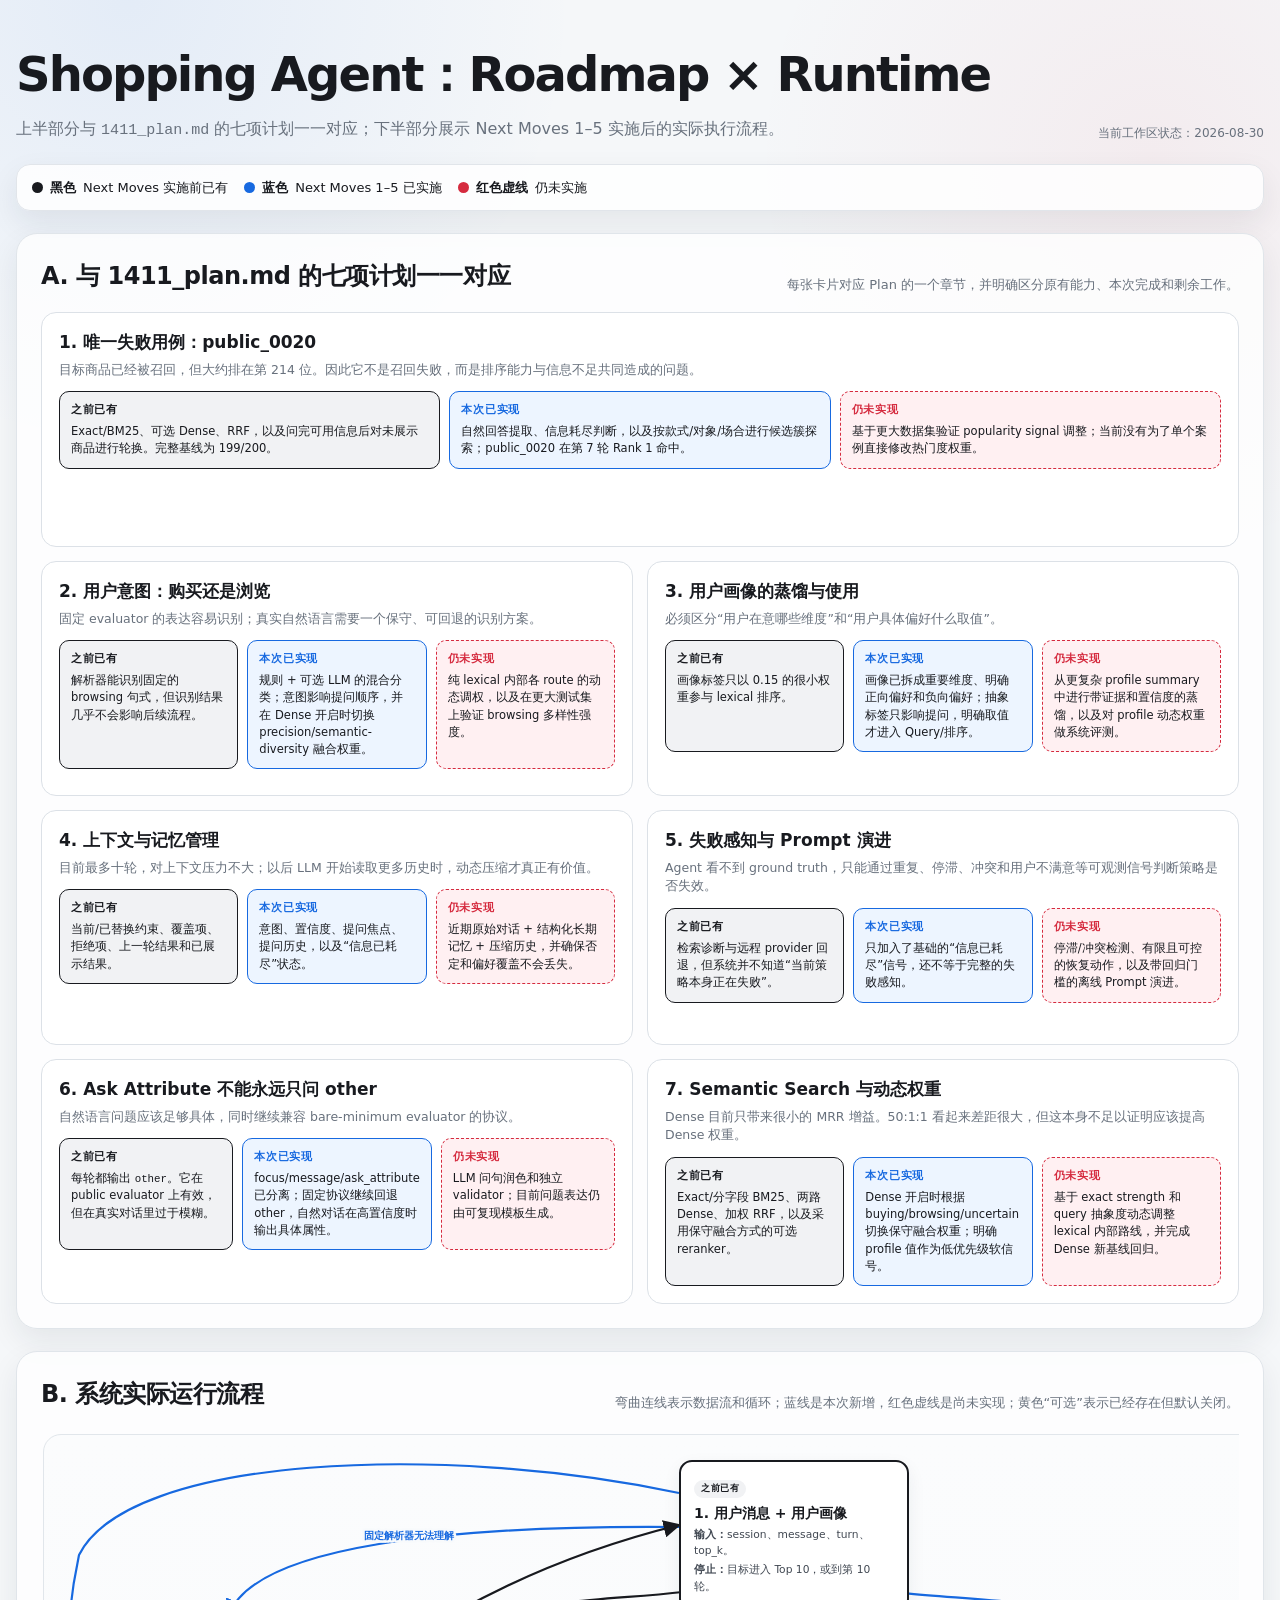
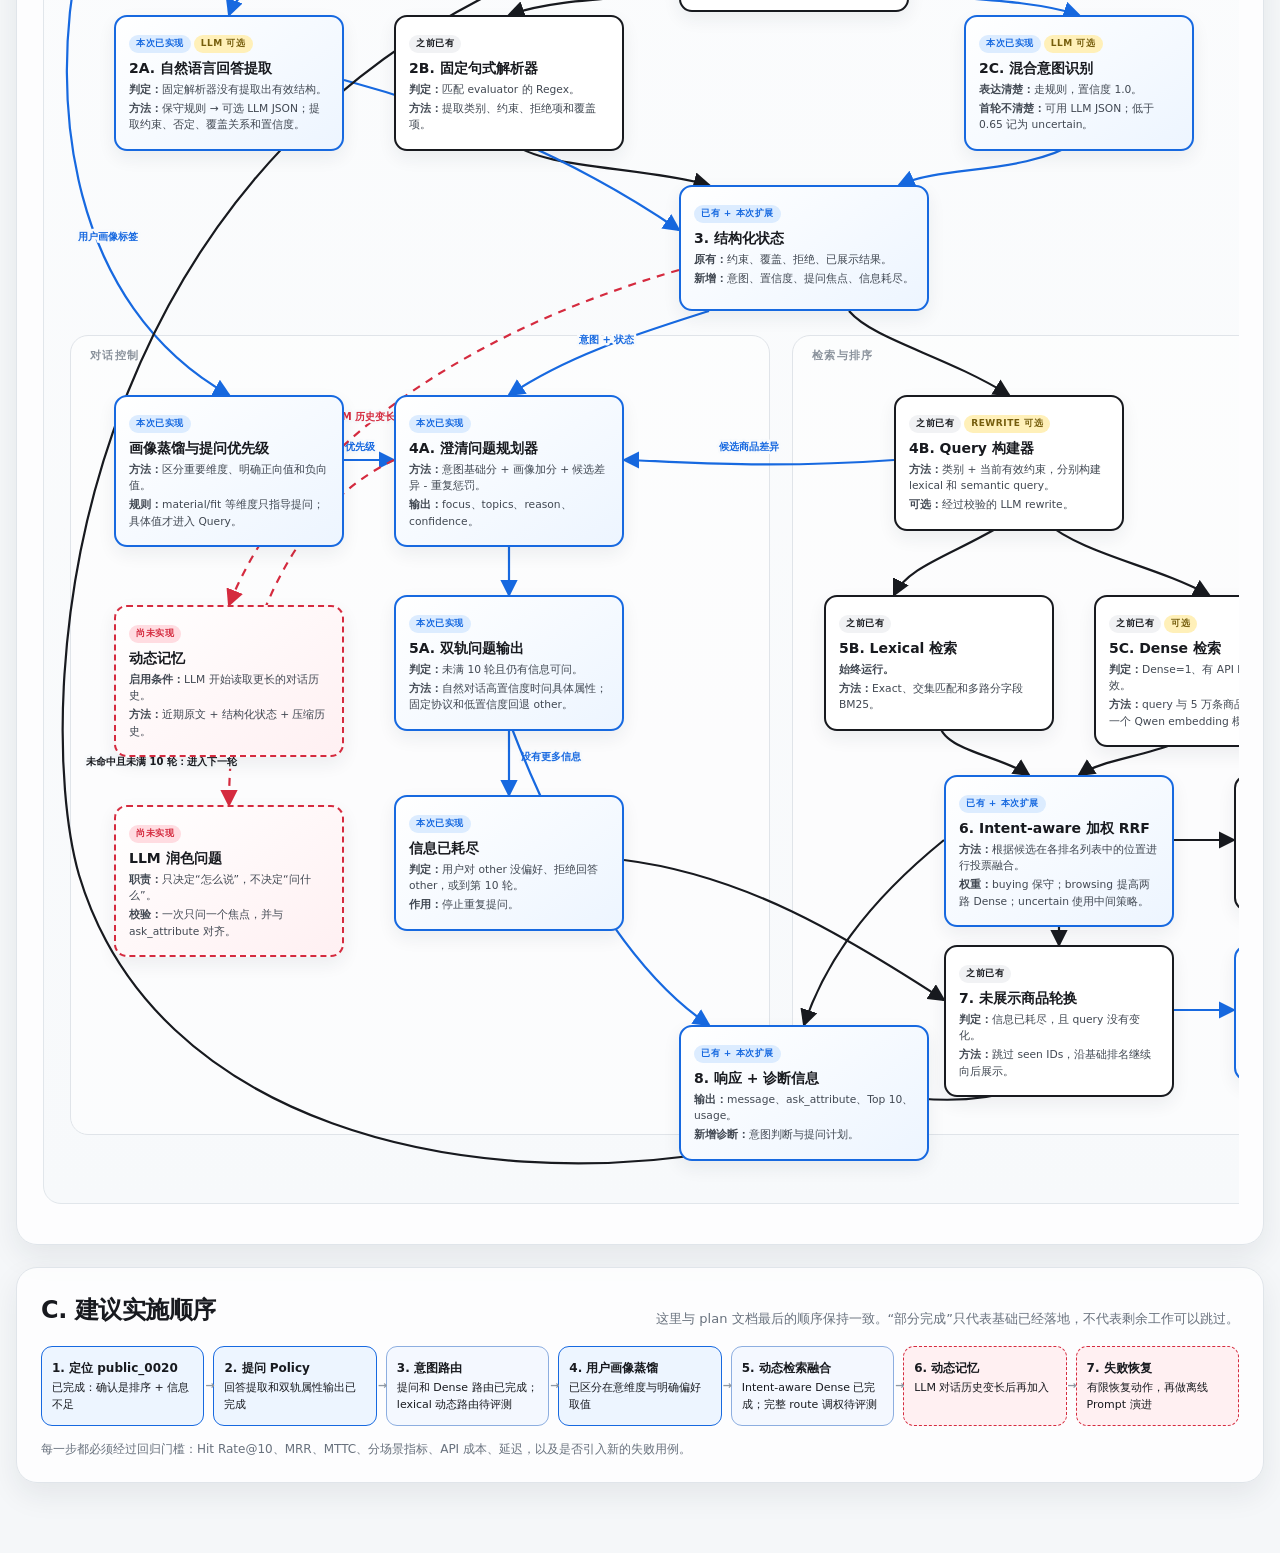
<file: docs/system_flow.html>
<!doctype html>
<html lang="zh-CN">
<head>
  <meta charset="utf-8">
  <meta name="viewport" content="width=device-width, initial-scale=1">
  <title>TechJam Shopping Agent - 计划与运行流程</title>
  <style>
    :root {
      --black:#181a1f; --black-bg:#f1f2f4; --blue:#1769e0; --blue-bg:#edf5ff;
      --red:#d52b3f; --red-bg:#fff0f2; --muted:#68717d; --line:#dce1e7;
      --paper:#f5f7f9; --white:#fff; --shadow:0 12px 30px rgba(29,39,53,.08);
    }
    * { box-sizing:border-box; }
    body { margin:0; color:var(--black); background:radial-gradient(circle at 10% 0,rgba(23,105,224,.08),transparent 28rem),radial-gradient(circle at 90% 5%,rgba(213,43,63,.055),transparent 25rem),var(--paper); font-family:Inter,ui-sans-serif,system-ui,-apple-system,"Segoe UI",sans-serif; line-height:1.5; }
    .page { width:min(1540px,calc(100% - 32px)); margin:auto; padding:38px 0 70px; }
    header { display:flex; align-items:end; justify-content:space-between; gap:28px; margin-bottom:22px; }
    h1 { margin:0 0 7px; font-size:clamp(29px,4vw,48px); letter-spacing:-.04em; }
    header p { margin:0; color:var(--muted); max-width:900px; }
    .stamp { color:var(--muted); font-size:12px; white-space:nowrap; }
    .legend { display:flex; flex-wrap:wrap; gap:16px; padding:13px 15px; margin-bottom:22px; background:rgba(255,255,255,.84); border:1px solid #e1e5ea; border-radius:14px; box-shadow:var(--shadow); }
    .legend span { display:flex; align-items:center; gap:7px; font-size:13px; }
    .dot { width:11px; height:11px; border-radius:50%; }
    .dot.old { background:var(--black); } .dot.new { background:var(--blue); } .dot.todo { background:var(--red); }
    .section { margin-top:22px; padding:24px; background:rgba(255,255,255,.79); border:1px solid #e0e5ea; border-radius:21px; box-shadow:var(--shadow); }
    .section-head { display:flex; justify-content:space-between; align-items:end; gap:20px; margin-bottom:18px; }
    .section-head h2 { margin:0; font-size:24px; letter-spacing:-.02em; }
    .section-head p { max-width:720px; margin:0; color:var(--muted); font-size:13px; text-align:right; }
    .roadmap { display:grid; grid-template-columns:repeat(2,minmax(0,1fr)); gap:14px; }
    .road-card { padding:17px; min-height:235px; background:var(--white); border:1px solid var(--line); border-radius:15px; }
    .road-card.wide { grid-column:1/-1; }
    .road-card h3 { margin:0 0 5px; font-size:17px; }
    .road-card > p { margin:0 0 12px; color:var(--muted); font-size:12.5px; }
    .states { display:grid; grid-template-columns:repeat(3,1fr); gap:9px; }
    .state { padding:10px 11px; border:1.5px solid; border-radius:10px; }
    .state h4 { margin:0 0 5px; font-size:10.5px; letter-spacing:.07em; text-transform:uppercase; }
    .state p { margin:0; font-size:11.5px; }
    .state.old { border-color:var(--black); background:var(--black-bg); }
    .state.new { border-color:var(--blue); background:var(--blue-bg); } .state.new h4 { color:var(--blue); }
    .state.todo { border-color:var(--red); border-style:dashed; background:var(--red-bg); } .state.todo h4 { color:var(--red); }
    .flow-scroll { overflow-x:auto; padding:4px 2px 16px; }
    .canvas { position:relative; width:1500px; height:1370px; margin:auto; overflow:hidden; background:linear-gradient(180deg,#fbfcfd,#f7f9fb); border:1px solid #e1e6eb; border-radius:18px; }
    .lane { position:absolute; top:500px; height:800px; border:1px solid #e0e4e9; border-radius:18px; background:rgba(255,255,255,.56); }
    .lane.dialogue { left:26px; width:700px; } .lane.retrieval { left:748px; width:725px; }
    .lane-title { position:absolute; top:513px; color:#89919b; font-size:11px; font-weight:800; letter-spacing:.12em; text-transform:uppercase; }
    .lane-title.dialogue { left:46px; } .lane-title.retrieval { left:768px; }
    svg.wires { position:absolute; inset:0; z-index:1; width:1500px; height:1370px; pointer-events:none; }
    .wire { fill:none; stroke-width:2.2; } .wire.old { stroke:var(--black); } .wire.new { stroke:var(--blue); } .wire.todo { stroke:var(--red); stroke-dasharray:8 7; }
    .wire-label { font:700 10px Inter,system-ui,sans-serif; paint-order:stroke; stroke:#f8fafc; stroke-width:5px; stroke-linejoin:round; }
    .wire-label.old { fill:var(--black); } .wire-label.new { fill:var(--blue); } .wire-label.todo { fill:var(--red); }
    .node { position:absolute; z-index:2; width:230px; min-height:126px; padding:12px 13px; background:var(--white); border:2px solid var(--black); border-radius:13px; box-shadow:0 7px 18px rgba(31,40,54,.07); }
    .node.new { border-color:var(--blue); background:linear-gradient(145deg,#fff,var(--blue-bg)); }
    .node.todo { border-color:var(--red); border-style:dashed; background:linear-gradient(145deg,#fff,var(--red-bg)); }
    .node h3 { margin:0 0 6px; font-size:14px; line-height:1.2; }
    .node p { margin:3px 0; color:#414852; font-size:10.7px; }
    .tag { display:inline-block; margin:0 3px 7px 0; padding:2px 7px; border-radius:99px; background:var(--black-bg); font-size:9px; font-weight:800; letter-spacing:.06em; text-transform:uppercase; }
    .new .tag { color:var(--blue); background:#dcecff; } .todo .tag { color:var(--red); background:#ffdce1; }
    .tag.optional { color:#755d0d!important; background:#fff0b9!important; }
    .input { left:635px; top:25px; } .natural { left:70px; top:180px; } .parser { left:350px; top:180px; } .intent { left:920px; top:180px; }
    .state-node { left:635px; top:350px; width:250px; } .profile { left:70px; top:560px; } .planner { left:350px; top:560px; }
    .memory { left:70px; top:770px; } .template { left:350px; top:760px; } .wording { left:70px; top:970px; } .exhausted { left:350px; top:960px; }
    .query { left:850px; top:560px; } .failure { left:1210px; top:560px; } .lexical { left:780px; top:760px; } .dense { left:1050px; top:760px; }
    .rrf { left:900px; top:940px; } .reranker { left:1190px; top:940px; } .rotation { left:900px; top:1110px; } .cluster { left:1190px; top:1110px; }
    .response { left:635px; top:1190px; width:250px; }
    .order { display:grid; grid-template-columns:repeat(7,1fr); gap:9px; }
    .order-step { position:relative; padding:12px 10px; background:#fff; border:1px solid var(--line); border-radius:11px; font-size:11px; }
    .order-step b { display:block; margin-bottom:3px; font-size:12px; }
    .order-step:not(:last-child)::after { content:"\2192"; position:absolute; right:-11px; top:50%; z-index:2; transform:translateY(-50%); color:#8f98a3; font-weight:800; }
    .order-step.done { border-color:var(--blue); background:var(--blue-bg); } .order-step.partial { border-color:#8daee0; background:#f4f8ff; }
    .order-step.future { border-color:var(--red); border-style:dashed; background:var(--red-bg); }
    .foot { margin:14px 0 0; color:var(--muted); font-size:12px; } code { font-family:"SFMono-Regular",Consolas,monospace; font-size:.94em; }
    @media(max-width:900px){header,.section-head{display:block}.stamp{margin-top:8px}.section-head p{margin-top:5px;text-align:left}.roadmap{grid-template-columns:1fr}.road-card.wide{grid-column:auto}.states{grid-template-columns:1fr}.order{grid-template-columns:1fr}.order-step:not(:last-child)::after{content:"\2193";right:auto;left:50%;top:auto;bottom:-15px}.page{width:calc(100% - 18px)}.section{padding:14px}}
    @media print{body{background:#fff}.page{width:100%;padding:0}.section,.legend{box-shadow:none}.flow-scroll{overflow:visible;transform:scale(.72);transform-origin:top left;height:990px}}
  </style>
</head>
<body>
<main class="page">
  <header>
    <div><h1>Shopping Agent：Roadmap × Runtime</h1><p>上半部分与 <code>1411_plan.md</code> 的七项计划一一对应；下半部分展示 Next Moves 1–5 实施后的实际执行流程。</p></div>
    <div class="stamp">当前工作区状态：2026-08-30</div>
  </header>
  <div class="legend"><span><i class="dot old"></i><b>黑色</b> Next Moves 实施前已有</span><span><i class="dot new"></i><b>蓝色</b> Next Moves 1–5 已实施</span><span><i class="dot todo"></i><b>红色虚线</b> 仍未实施</span></div>

  <section class="section">
    <div class="section-head"><h2>A. 与 1411_plan.md 的七项计划一一对应</h2><p>每张卡片对应 Plan 的一个章节，并明确区分原有能力、本次完成和剩余工作。</p></div>
    <div class="roadmap">
      <article class="road-card wide"><h3>1. 唯一失败用例：public_0020</h3><p>目标商品已经被召回，但大约排在第 214 位。因此它不是召回失败，而是排序能力与信息不足共同造成的问题。</p><div class="states"><div class="state old"><h4>之前已有</h4><p>Exact/BM25、可选 Dense、RRF，以及问完可用信息后对未展示商品进行轮换。完整基线为 199/200。</p></div><div class="state new"><h4>本次已实现</h4><p>自然回答提取、信息耗尽判断，以及按款式/对象/场合进行候选簇探索；public_0020 在第 7 轮 Rank 1 命中。</p></div><div class="state todo"><h4>仍未实现</h4><p>基于更大数据集验证 popularity signal 调整；当前没有为了单个案例直接修改热门度权重。</p></div></div></article>
      <article class="road-card"><h3>2. 用户意图：购买还是浏览</h3><p>固定 evaluator 的表达容易识别；真实自然语言需要一个保守、可回退的识别方案。</p><div class="states"><div class="state old"><h4>之前已有</h4><p>解析器能识别固定的 browsing 句式，但识别结果几乎不会影响后续流程。</p></div><div class="state new"><h4>本次已实现</h4><p>规则 + 可选 LLM 的混合分类；意图影响提问顺序，并在 Dense 开启时切换 precision/semantic-diversity 融合权重。</p></div><div class="state todo"><h4>仍未实现</h4><p>纯 lexical 内部各 route 的动态调权，以及在更大测试集上验证 browsing 多样性强度。</p></div></div></article>
      <article class="road-card"><h3>3. 用户画像的蒸馏与使用</h3><p>必须区分“用户在意哪些维度”和“用户具体偏好什么取值”。</p><div class="states"><div class="state old"><h4>之前已有</h4><p>画像标签只以 0.15 的很小权重参与 lexical 排序。</p></div><div class="state new"><h4>本次已实现</h4><p>画像已拆成重要维度、明确正向偏好和负向偏好；抽象标签只影响提问，明确取值才进入 Query/排序。</p></div><div class="state todo"><h4>仍未实现</h4><p>从更复杂 profile summary 中进行带证据和置信度的蒸馏，以及对 profile 动态权重做系统评测。</p></div></div></article>
      <article class="road-card"><h3>4. 上下文与记忆管理</h3><p>目前最多十轮，对上下文压力不大；以后 LLM 开始读取更多历史时，动态压缩才真正有价值。</p><div class="states"><div class="state old"><h4>之前已有</h4><p>当前/已替换约束、覆盖项、拒绝项、上一轮结果和已展示结果。</p></div><div class="state new"><h4>本次已实现</h4><p>意图、置信度、提问焦点、提问历史，以及“信息已耗尽”状态。</p></div><div class="state todo"><h4>仍未实现</h4><p>近期原始对话 + 结构化长期记忆 + 压缩历史，并确保否定和偏好覆盖不会丢失。</p></div></div></article>
      <article class="road-card"><h3>5. 失败感知与 Prompt 演进</h3><p>Agent 看不到 ground truth，只能通过重复、停滞、冲突和用户不满意等可观测信号判断策略是否失效。</p><div class="states"><div class="state old"><h4>之前已有</h4><p>检索诊断与远程 provider 回退，但系统并不知道“当前策略本身正在失败”。</p></div><div class="state new"><h4>本次已实现</h4><p>只加入了基础的“信息已耗尽”信号，还不等于完整的失败感知。</p></div><div class="state todo"><h4>仍未实现</h4><p>停滞/冲突检测、有限且可控的恢复动作，以及带回归门槛的离线 Prompt 演进。</p></div></div></article>
      <article class="road-card"><h3>6. Ask Attribute 不能永远只问 other</h3><p>自然语言问题应该足够具体，同时继续兼容 bare-minimum evaluator 的协议。</p><div class="states"><div class="state old"><h4>之前已有</h4><p>每轮都输出 <code>other</code>。它在 public evaluator 上有效，但在真实对话里过于模糊。</p></div><div class="state new"><h4>本次已实现</h4><p>focus/message/ask_attribute 已分离；固定协议继续回退 other，自然对话在高置信度时输出具体属性。</p></div><div class="state todo"><h4>仍未实现</h4><p>LLM 问句润色和独立 validator；目前问题表达仍由可复现模板生成。</p></div></div></article>
      <article class="road-card"><h3>7. Semantic Search 与动态权重</h3><p>Dense 目前只带来很小的 MRR 增益。50:1:1 看起来差距很大，但这本身不足以证明应该提高 Dense 权重。</p><div class="states"><div class="state old"><h4>之前已有</h4><p>Exact/分字段 BM25、两路 Dense、加权 RRF，以及采用保守融合方式的可选 reranker。</p></div><div class="state new"><h4>本次已实现</h4><p>Dense 开启时根据 buying/browsing/uncertain 切换保守融合权重；明确 profile 值作为低优先级软信号。</p></div><div class="state todo"><h4>仍未实现</h4><p>基于 exact strength 和 query 抽象度动态调整 lexical 内部路线，并完成 Dense 新基线回归。</p></div></div></article>
    </div>
  </section>

  <section class="section">
    <div class="section-head"><h2>B. 系统实际运行流程</h2><p>弯曲连线表示数据流和循环；蓝线是本次新增，红色虚线是尚未实现；黄色“可选”表示已经存在但默认关闭。</p></div>
    <div class="flow-scroll"><div class="canvas">
      <div class="lane dialogue"></div><div class="lane retrieval"></div><div class="lane-title dialogue">对话控制</div><div class="lane-title retrieval">检索与排序</div>
      <svg class="wires" viewBox="0 0 1500 1370" aria-label="系统运行流程连线">
        <defs>
          <marker id="old-arrow" markerWidth="8" markerHeight="8" refX="7" refY="4" orient="auto"><path d="M0,0 L8,4 L0,8 z" fill="#181a1f"/></marker>
          <marker id="new-arrow" markerWidth="8" markerHeight="8" refX="7" refY="4" orient="auto"><path d="M0,0 L8,4 L0,8 z" fill="#1769e0"/></marker>
          <marker id="todo-arrow" markerWidth="8" markerHeight="8" refX="7" refY="4" orient="auto"><path d="M0,0 L8,4 L0,8 z" fill="#d52b3f"/></marker>
        </defs>
        <path class="wire old" marker-end="url(#old-arrow)" d="M680 151 C610 165,520 160,465 180"/>
        <path class="wire new" marker-end="url(#new-arrow)" d="M820 151 C870 165,975 160,1035 180"/>
        <path class="wire new" marker-end="url(#new-arrow)" d="M635 92 C410 90,210 110,185 180"/><text class="wire-label new" x="320" y="104">固定解析器无法理解</text>
        <path class="wire old" marker-end="url(#old-arrow)" d="M465 306 C500 335,590 330,665 350"/>
        <path class="wire new" marker-end="url(#new-arrow)" d="M1035 306 C980 340,900 330,855 350"/>
        <path class="wire new" marker-end="url(#new-arrow)" d="M300 245 C430 280,540 330,635 395"/>
        <path class="wire new" marker-end="url(#new-arrow)" d="M665 476 C590 500,525 520,465 560"/><text class="wire-label new" x="535" y="508">意图 + 状态</text>
        <path class="wire new" marker-end="url(#new-arrow)" d="M635 58 C400 8,85 20,35 120 C4 265,25 470,185 560"/><text class="wire-label new" x="34" y="405">用户画像标签</text>
        <path class="wire new" marker-end="url(#new-arrow)" d="M300 625 C320 625,330 625,350 625"/><text class="wire-label new" x="301" y="615">优先级</text>
        <path class="wire old" marker-end="url(#old-arrow)" d="M805 476 C830 505,900 520,965 560"/>
        <path class="wire new" marker-end="url(#new-arrow)" d="M850 625 C710 635,610 625,580 625"/><text class="wire-label new" x="675" y="615">候选商品差异</text>
        <path class="wire new" marker-end="url(#new-arrow)" d="M465 686 C465 715,465 735,465 760"/>
        <path class="wire todo" marker-end="url(#todo-arrow)" d="M350 625 C235 680,185 830,185 970"/>
        <path class="wire todo" marker-end="url(#todo-arrow)" d="M635 435 C410 500,245 620,185 770"/><text class="wire-label todo" x="285" y="585">LLM 历史变长后</text>
        <path class="wire old" marker-end="url(#old-arrow)" d="M965 686 C910 720,865 730,850 760"/>
        <path class="wire old" marker-end="url(#old-arrow)" d="M1000 686 C1040 720,1110 730,1165 760"/>
        <path class="wire old" marker-end="url(#old-arrow)" d="M895 886 C895 915,955 920,985 940"/>
        <path class="wire old" marker-end="url(#old-arrow)" d="M1165 886 C1135 920,1065 920,1035 940"/>
        <path class="wire old" marker-end="url(#old-arrow)" d="M1130 1005 C1150 1005,1170 1005,1190 1005"/>
        <path class="wire old" marker-end="url(#old-arrow)" d="M1015 1066 C1015 1080,1015 1095,1015 1110"/>
        <path class="wire new" marker-end="url(#new-arrow)" d="M465 886 C465 915,465 930,465 960"/><text class="wire-label new" x="477" y="925">没有更多信息</text>
        <path class="wire old" marker-end="url(#old-arrow)" d="M580 1025 C700 1040,800 1100,900 1165"/>
        <path class="wire new" marker-end="url(#new-arrow)" d="M1130 1175 C1150 1175,1170 1175,1190 1175"/>
        <path class="wire new" marker-end="url(#new-arrow)" d="M465 886 C520 1030,590 1140,665 1190"/>
        <path class="wire old" marker-end="url(#old-arrow)" d="M900 1005 C820 1070,780 1130,760 1190"/>
        <path class="wire old" marker-end="url(#old-arrow)" d="M1015 1236 C970 1265,910 1270,845 1260"/>
        <path class="wire todo" marker-end="url(#todo-arrow)" d="M1325 686 C1370 820,1380 1080,1305 1110"/>
        <path class="wire old" marker-end="url(#old-arrow)" d="M680 1316 C420 1360,110 1290,35 1040 C-15 865,15 245,635 90"/><text class="wire-label old" x="42" y="930">未命中且未满 10 轮：进入下一轮</text>
      </svg>
      <div class="node input"><span class="tag">之前已有</span><h3>1. 用户消息 + 用户画像</h3><p><strong>输入：</strong>session、message、turn、top_k。</p><p><strong>停止：</strong>目标进入 Top 10，或到第 10 轮。</p></div>
      <div class="node new natural"><span class="tag">本次已实现</span><span class="tag optional">LLM 可选</span><h3>2A. 自然语言回答提取</h3><p><strong>判定：</strong>固定解析器没有提取出有效结构。</p><p><strong>方法：</strong>保守规则 → 可选 LLM JSON；提取约束、否定、覆盖关系和置信度。</p></div>
      <div class="node parser"><span class="tag">之前已有</span><h3>2B. 固定句式解析器</h3><p><strong>判定：</strong>匹配 evaluator 的 Regex。</p><p><strong>方法：</strong>提取类别、约束、拒绝项和覆盖项。</p></div>
      <div class="node new intent"><span class="tag">本次已实现</span><span class="tag optional">LLM 可选</span><h3>2C. 混合意图识别</h3><p><strong>表达清楚：</strong>走规则，置信度 1.0。</p><p><strong>首轮不清楚：</strong>可用 LLM JSON；低于 0.65 记为 uncertain。</p></div>
      <div class="node new state-node"><span class="tag">已有 + 本次扩展</span><h3>3. 结构化状态</h3><p><strong>原有：</strong>约束、覆盖、拒绝、已展示结果。</p><p><strong>新增：</strong>意图、置信度、提问焦点、信息耗尽。</p></div>
      <div class="node new profile"><span class="tag">本次已实现</span><h3>画像蒸馏与提问优先级</h3><p><strong>方法：</strong>区分重要维度、明确正向值和负向值。</p><p><strong>规则：</strong>material/fit 等维度只指导提问；具体值才进入 Query。</p></div>
      <div class="node new planner"><span class="tag">本次已实现</span><h3>4A. 澄清问题规划器</h3><p><strong>方法：</strong>意图基础分 + 画像加分 + 候选差异 - 重复惩罚。</p><p><strong>输出：</strong>focus、topics、reason、confidence。</p></div>
      <div class="node todo memory"><span class="tag">尚未实现</span><h3>动态记忆</h3><p><strong>启用条件：</strong>LLM 开始读取更长的对话历史。</p><p><strong>方法：</strong>近期原文 + 结构化状态 + 压缩历史。</p></div>
      <div class="node new template"><span class="tag">本次已实现</span><h3>5A. 双轨问题输出</h3><p><strong>判定：</strong>未满 10 轮且仍有信息可问。</p><p><strong>方法：</strong>自然对话高置信度时问具体属性；固定协议和低置信度回退 other。</p></div>
      <div class="node todo wording"><span class="tag">尚未实现</span><h3>LLM 润色问题</h3><p><strong>职责：</strong>只决定“怎么说”，不决定“问什么”。</p><p><strong>校验：</strong>一次只问一个焦点，并与 ask_attribute 对齐。</p></div>
      <div class="node new exhausted"><span class="tag">本次已实现</span><h3>信息已耗尽</h3><p><strong>判定：</strong>用户对 other 没偏好、拒绝回答 other，或到第 10 轮。</p><p><strong>作用：</strong>停止重复提问。</p></div>
      <div class="node query"><span class="tag">之前已有</span><span class="tag optional">Rewrite 可选</span><h3>4B. Query 构建器</h3><p><strong>方法：</strong>类别 + 当前有效约束，分别构建 lexical 和 semantic query。</p><p><strong>可选：</strong>经过校验的 LLM rewrite。</p></div>
      <div class="node todo failure"><span class="tag">尚未实现</span><h3>失败感知</h3><p><strong>信号：</strong>重复、停滞、冲突、不同检索路线意见不一致。</p><p><strong>方法：</strong>有限恢复动作；离线 Prompt 演进。</p></div>
      <div class="node lexical"><span class="tag">之前已有</span><h3>5B. Lexical 检索</h3><p><strong>始终运行。</strong></p><p><strong>方法：</strong>Exact、交集匹配和多路分字段 BM25。</p></div>
      <div class="node dense"><span class="tag">之前已有</span><span class="tag optional">可选</span><h3>5C. Dense 检索</h3><p><strong>判定：</strong>Dense=1、有 API key 且索引有效。</p><p><strong>方法：</strong>query 与 5 万条商品视图使用同一个 Qwen embedding 模型。</p></div>
      <div class="node new rrf"><span class="tag">已有 + 本次扩展</span><h3>6. Intent-aware 加权 RRF</h3><p><strong>方法：</strong>根据候选在各排名列表中的位置进行投票融合。</p><p><strong>权重：</strong>buying 保守；browsing 提高两路 Dense；uncertain 使用中间策略。</p></div>
      <div class="node reranker"><span class="tag">之前已有</span><span class="tag optional">默认关闭</span><h3>Semantic reranker</h3><p><strong>判定：</strong>RERANK=1。</p><p><strong>方法：</strong>读取 Query + 商品信息，再进行一次保守的 RRF 融合。</p></div>
      <div class="node rotation"><span class="tag">之前已有</span><h3>7. 未展示商品轮换</h3><p><strong>判定：</strong>信息已耗尽，且 query 没有变化。</p><p><strong>方法：</strong>跳过 seen IDs，沿基础排名继续向后展示。</p></div>
      <div class="node new cluster"><span class="tag">本次已实现</span><h3>商品簇探索</h3><p><strong>判定：</strong>信息已耗尽且 query 没有变化。</p><p><strong>方法：</strong>按款式、对象、场合和不同排名深度选择未展示商品。</p></div>
      <div class="node new response"><span class="tag">已有 + 本次扩展</span><h3>8. 响应 + 诊断信息</h3><p><strong>输出：</strong>message、ask_attribute、Top 10、usage。</p><p><strong>新增诊断：</strong>意图判断与提问计划。</p></div>
    </div></div>
  </section>

  <section class="section">
    <div class="section-head"><h2>C. 建议实施顺序</h2><p>这里与 plan 文档最后的顺序保持一致。“部分完成”只代表基础已经落地，不代表剩余工作可以跳过。</p></div>
    <div class="order">
      <div class="order-step done"><b>1. 定位 public_0020</b>已完成：确认是排序 + 信息不足</div>
      <div class="order-step done"><b>2. 提问 Policy</b>回答提取和双轨属性输出已完成</div>
      <div class="order-step partial"><b>3. 意图路由</b>提问和 Dense 路由已完成；lexical 动态路由待评测</div>
      <div class="order-step done"><b>4. 用户画像蒸馏</b>已区分在意维度与明确偏好取值</div>
      <div class="order-step partial"><b>5. 动态检索融合</b>Intent-aware Dense 已完成；完整 route 调权待评测</div>
      <div class="order-step future"><b>6. 动态记忆</b>LLM 对话历史变长后再加入</div>
      <div class="order-step future"><b>7. 失败恢复</b>有限恢复动作，再做离线 Prompt 演进</div>
    </div>
    <p class="foot">每一步都必须经过回归门槛：Hit Rate@10、MRR、MTTC、分场景指标、API 成本、延迟，以及是否引入新的失败用例。</p>
  </section>
</main>
</body>
</html>
</file>
